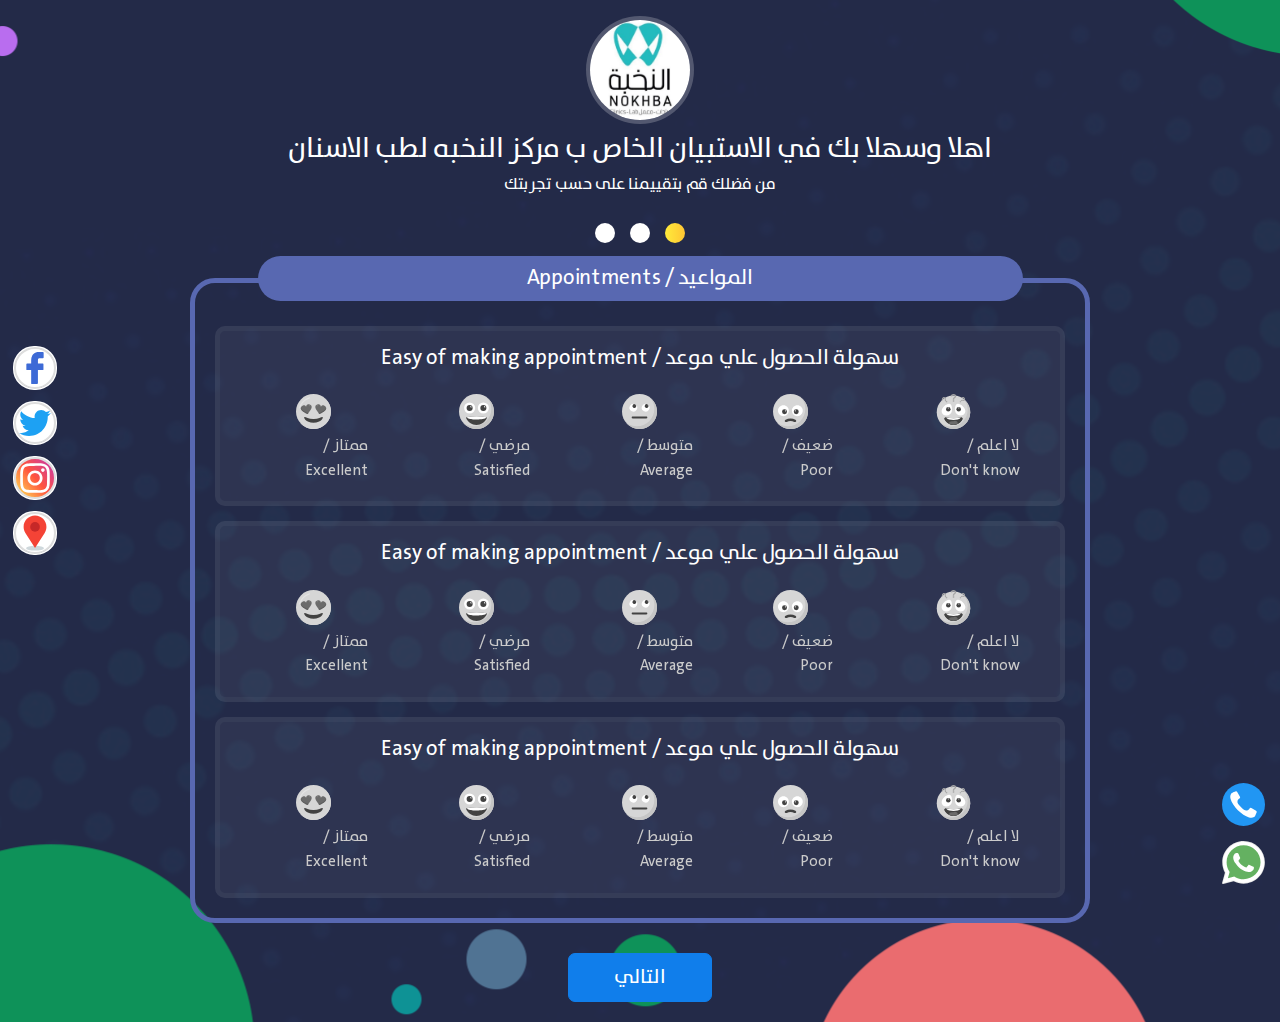
<file: index.html>
<!DOCTYPE html>
<html lang="ar">

<head>
   <meta charset="UTF-8">
   <meta name="viewport" content="width=device-width, initial-scale=1.0">
   <title>استبيان / questionnaire</title>
   <link rel="stylesheet" href="assets/css/bootstrap.min.css">
   <link rel="stylesheet" href="assets/css/style.css">
</head>

<body>
   <div class="wrapper">

      <div class="container">
         <div class="header">
            <img src="assets/img/logo.jpg" alt="">
            <h3>اهلا وسهلا بك في الاستبيان الخاص ب مركز النخبه لطب الاسنان</h3>
            <p>من فضلك قم بتقييمنا على حسب تجربتك</p>
         </div>


         <div class="step_progress">
            <span class="step bg-white rounded-pill active"></span>
            <span class="step bg-white rounded-pill"></span>
            <span class="step bg-white rounded-pill"></span>
         </div>
         <form class="multisteps_form position-relative" id="wizard" method="POST" action="">
            <!------------------------- Step-1 ----------------------------->
            <div class="multisteps_form_panel">
               <span class="question_number">المواعيد / Appointments</span>
               <div class="questions">
                  <h4 class="question_title">سهولة الحصول علي موعد / Easy of making appointment</h4>
                  <ul class="rating">
                     <li>
                        <input type="radio" name="emotion" id="dontnow" class="input-hidden" />
                        <label for="dontnow">
                           <img src="assets/img/1.svg" alt="">
                           <span><em>لا اعلم</em><b> / </b><em>Don't know</em></span>
                        </label>
                     </li>
                     <li>
                        <input type="radio" name="emotion" id="poor" class="input-hidden" />
                        <label for="poor">
                           <img src="assets/img/2.svg" alt="">
                           <span><em>ضعيف</em><b> / </b><em>Poor</em></span>
                        </label>
                     </li>
                     <li>
                        <input type="radio" name="emotion" id="average" class="input-hidden" />
                        <label for="average">
                           <img src="assets/img/3.svg" alt="">
                           <span><em>متوسط</em><b> / </b><em>Average</em></span>
                        </label>
                     </li>
                     <li>
                        <input type="radio" name="emotion" id="satisfied" class="input-hidden" />
                        <label for="satisfied">
                           <img src="assets/img/4.svg" alt="">
                           <span><em>مرضي</em><b> / </b><em>Satisfied</em></span>
                        </label>
                     </li>
                     <li>
                        <input type="radio" name="emotion" id="excellent" class="input-hidden" />
                        <label for="excellent">
                           <img src="assets/img/5.svg" alt="">
                           <span><em>ممتاز</em><b> / </b><em>Excellent</em></span>
                        </label>
                     </li>
                  </ul>
               </div>
               <div class="questions">
                  <h4 class="question_title">سهولة الحصول علي موعد / Easy of making appointment</h4>
                  <ul class="rating">
                     <li>
                        <input type="radio" name="emotion1" id="dontnow1" class="input-hidden" />
                        <label for="dontnow1">
                           <img src="assets/img/1.svg" alt="">
                           <span><em>لا اعلم</em><b> / </b><em>Don't know</em></span>
                        </label>
                     </li>
                     <li>
                        <input type="radio" name="emotion1" id="poor2" class="input-hidden" />
                        <label for="poor2">
                           <img src="assets/img/2.svg" alt="">
                           <span><em>ضعيف</em><b> / </b><em>Poor</em></span>
                        </label>
                     </li>
                     <li>
                        <input type="radio" name="emotion1" id="average3" class="input-hidden" />
                        <label for="average3">
                           <img src="assets/img/3.svg" alt="">
                           <span><em>متوسط</em><b> / </b><em>Average</em></span>
                        </label>
                     </li>
                     <li>
                        <input type="radio" name="emotion1" id="satisfied4" class="input-hidden" />
                        <label for="satisfied4">
                           <img src="assets/img/4.svg" alt="">
                           <span><em>مرضي</em><b> / </b><em>Satisfied</em></span>
                        </label>
                     </li>
                     <li>
                        <input type="radio" name="emotion1" id="excellent5" class="input-hidden" />
                        <label for="excellent5">
                           <img src="assets/img/5.svg" alt="">
                           <span><em>ممتاز</em><b> / </b><em>Excellent</em></span>
                        </label>
                     </li>
                  </ul>
               </div>
               <div class="questions">
                  <h4 class="question_title">سهولة الحصول علي موعد / Easy of making appointment</h4>
                  <ul class="rating">
                     <li>
                        <input type="radio" name="emotion2" id="dontnow6" class="input-hidden" />
                        <label for="dontnow6">
                           <img src="assets/img/1.svg" alt="">
                           <span><em>لا اعلم</em><b> / </b><em>Don't know</em></span>
                        </label>
                     </li>
                     <li>
                        <input type="radio" name="emotion2" id="poor7" class="input-hidden" />
                        <label for="poor7">
                           <img src="assets/img/2.svg" alt="">
                           <span><em>ضعيف</em><b> / </b><em>Poor</em></span>
                        </label>
                     </li>
                     <li>
                        <input type="radio" name="emotion2" id="average8" class="input-hidden" />
                        <label for="average8">
                           <img src="assets/img/3.svg" alt="">
                           <span><em>متوسط</em><b> / </b><em>Average</em></span>
                        </label>
                     </li>
                     <li>
                        <input type="radio" name="emotion2" id="satisfied9" class="input-hidden" />
                        <label for="satisfied9">
                           <img src="assets/img/4.svg" alt="">
                           <span><em>مرضي</em><b> / </b><em>Satisfied</em></span>
                        </label>
                     </li>
                     <li>
                        <input type="radio" name="emotion2" id="excellent11" class="input-hidden" />
                        <label for="excellent11">
                           <img src="assets/img/5.svg" alt="">
                           <span><em>ممتاز</em><b> / </b><em>Excellent</em></span>
                        </label>
                     </li>
                  </ul>
               </div>
            </div>
            <!------------------------- Step-2 ----------------------------->
            <div class="multisteps_form_panel">
               <span class="question_number">الإستقبال / Reception Area</span>
               <div class="questions">
                  <h4 class="question_title">سهولة الحصول علي موعد / Easy of making appointment</h4>
                  <ul class="rating">
                     <li>
                        <input type="radio" name="emotion3" id="dontnow12" class="input-hidden" />
                        <label for="dontnow12">
                           <img src="assets/img/1.svg" alt="">
                           <span><em>لا اعلم</em><b> / </b><em>Don't know</em></span>
                        </label>
                     </li>
                     <li>
                        <input type="radio" name="emotion3" id="poor13" class="input-hidden" />
                        <label for="poor13">
                           <img src="assets/img/2.svg" alt="">
                           <span><em>ضعيف</em><b> / </b><em>Poor</em></span>
                        </label>
                     </li>
                     <li>
                        <input type="radio" name="emotion3" id="average14" class="input-hidden" />
                        <label for="average14">
                           <img src="assets/img/3.svg" alt="">
                           <span><em>متوسط</em><b> / </b><em>Average</em></span>
                        </label>
                     </li>
                     <li>
                        <input type="radio" name="emotion3" id="satisfied15" class="input-hidden" />
                        <label for="satisfied15">
                           <img src="assets/img/4.svg" alt="">
                           <span><em>مرضي</em><b> / </b><em>Satisfied</em></span>
                        </label>
                     </li>
                     <li>
                        <input type="radio" name="emotion3" id="excellent16" class="input-hidden" />
                        <label for="excellent16">
                           <img src="assets/img/5.svg" alt="">
                           <span><em>ممتاز</em><b> / </b><em>Excellent</em></span>
                        </label>
                     </li>
                  </ul>
               </div>
               <div class="questions">
                  <h4 class="question_title">سهولة الحصول علي موعد / Easy of making appointment</h4>
                  <ul class="rating">
                     <li>
                        <input type="radio" name="emotion4" id="dontnow17" class="input-hidden" />
                        <label for="dontnow17">
                           <img src="assets/img/1.svg" alt="">
                           <span><em>لا اعلم</em><b> / </b><em>Don't know</em></span>
                        </label>
                     </li>
                     <li>
                        <input type="radio" name="emotion4" id="poor18" class="input-hidden" />
                        <label for="poor18">
                           <img src="assets/img/2.svg" alt="">
                           <span><em>ضعيف</em><b> / </b><em>Poor</em></span>
                        </label>
                     </li>
                     <li>
                        <input type="radio" name="emotion4" id="average19" class="input-hidden" />
                        <label for="average19">
                           <img src="assets/img/3.svg" alt="">
                           <span><em>متوسط</em><b> / </b><em>Average</em></span>
                        </label>
                     </li>
                     <li>
                        <input type="radio" name="emotion4" id="satisfied20" class="input-hidden" />
                        <label for="satisfied20">
                           <img src="assets/img/4.svg" alt="">
                           <span><em>مرضي</em><b> / </b><em>Satisfied</em></span>
                        </label>
                     </li>
                     <li>
                        <input type="radio" name="emotion4" id="excellent21" class="input-hidden" />
                        <label for="excellent21">
                           <img src="assets/img/5.svg" alt="">
                           <span><em>ممتاز</em><b> / </b><em>Excellent</em></span>
                        </label>
                     </li>
                  </ul>
               </div>
            </div>
            <!------------------------- Step-3 ----------------------------->
            <div class="multisteps_form_panel">
               <span class="question_number">المواعيد / Appointments</span>
               <div class="questions">
                  <h4 class="question_title">سهولة الحصول علي موعد / Easy of making appointment</h4>
                  <ul class="rating">
                     <li>
                        <input type="radio" name="emotion5" id="dontnow22" class="input-hidden" />
                        <label for="dontnow22">
                           <img src="assets/img/1.svg" alt="">
                           <span><em>لا اعلم</em><b> / </b><em>Don't know</em></span>
                        </label>
                     </li>
                     <li>
                        <input type="radio" name="emotion5" id="poor23" class="input-hidden" />
                        <label for="poor23">
                           <img src="assets/img/2.svg" alt="">
                           <span><em>ضعيف</em><b> / </b><em>Poor</em></span>
                        </label>
                     </li>
                     <li>
                        <input type="radio" name="emotion5" id="average24" class="input-hidden" />
                        <label for="average24">
                           <img src="assets/img/3.svg" alt="">
                           <span><em>متوسط</em><b> / </b><em>Average</em></span>
                        </label>
                     </li>
                     <li>
                        <input type="radio" name="emotion5" id="satisfied25" class="input-hidden" />
                        <label for="satisfied25">
                           <img src="assets/img/4.svg" alt="">
                           <span><em>مرضي</em><b> / </b><em>Satisfied</em></span>
                        </label>
                     </li>
                     <li>
                        <input type="radio" name="emotion5" id="excellent26" class="input-hidden" />
                        <label for="excellent26">
                           <img src="assets/img/5.svg" alt="">
                           <span><em>ممتاز</em><b> / </b><em>Excellent</em></span>
                        </label>
                     </li>
                  </ul>
               </div>
               <div class="questions">
                  <h4 class="question_title">سهولة الحصول علي موعد / Easy of making appointment</h4>
                  <ul class="rating">
                     <li>
                        <input type="radio" name="emotion6" id="dontnow27" class="input-hidden" />
                        <label for="dontnow27">
                           <img src="assets/img/1.svg" alt="">
                           <span><em>لا اعلم</em><b> / </b><em>Don't know</em></span>
                        </label>
                     </li>
                     <li>
                        <input type="radio" name="emotion6" id="poor28" class="input-hidden" />
                        <label for="poor28">
                           <img src="assets/img/2.svg" alt="">
                           <span><em>ضعيف</em><b> / </b><em>Poor</em></span>
                        </label>
                     </li>
                     <li>
                        <input type="radio" name="emotion6" id="average29" class="input-hidden" />
                        <label for="average29">
                           <img src="assets/img/3.svg" alt="">
                           <span><em>متوسط</em><b> / </b><em>Average</em></span>
                        </label>
                     </li>
                     <li>
                        <input type="radio" name="emotion6" id="satisfied30" class="input-hidden" />
                        <label for="satisfied30">
                           <img src="assets/img/4.svg" alt="">
                           <span><em>مرضي</em><b> / </b><em>Satisfied</em></span>
                        </label>
                     </li>
                     <li>
                        <input type="radio" name="emotion6" id="excellent31" class="input-hidden" />
                        <label for="excellent31">
                           <img src="assets/img/5.svg" alt="">
                           <span><em>ممتاز</em><b> / </b><em>Excellent</em></span>
                        </label>
                     </li>
                  </ul>
               </div>
               <div class="questions">
                  <h4 class="question_title">سهولة الحصول علي موعد / Easy of making appointment</h4>
                  <ul class="rating">
                     <li>
                        <input type="radio" name="emotion32" id="dontnow32" class="input-hidden" />
                        <label for="dontnow32">
                           <img src="assets/img/1.svg" alt="">
                           <span><em>لا اعلم</em><b> / </b><em>Don't know</em></span>
                        </label>
                     </li>
                     <li>
                        <input type="radio" name="emotion7" id="poor33" class="input-hidden" />
                        <label for="poor33">
                           <img src="assets/img/2.svg" alt="">
                           <span><em>ضعيف</em><b> / </b><em>Poor</em></span>
                        </label>
                     </li>
                     <li>
                        <input type="radio" name="emotion7" id="average34" class="input-hidden" />
                        <label for="average34">
                           <img src="assets/img/3.svg" alt="">
                           <span><em>متوسط</em><b> / </b><em>Average</em></span>
                        </label>
                     </li>
                     <li>
                        <input type="radio" name="emotion7" id="satisfied35" class="input-hidden" />
                        <label for="satisfied35">
                           <img src="assets/img/4.svg" alt="">
                           <span><em>مرضي</em><b> / </b><em>Satisfied</em></span>
                        </label>
                     </li>
                     <li>
                        <input type="radio" name="emotion7" id="excellent36" class="input-hidden" />
                        <label for="excellent36">
                           <img src="assets/img/5.svg" alt="">
                           <span><em>ممتاز</em><b> / </b><em>Excellent</em></span>
                        </label>
                     </li>
                  </ul>
               </div>
            </div>
            <!---------- Form Button ---------->
            <div class="form_btn">
               <button type="button" class="f_btn f_prev text-uppercase" id="prevBtn" onclick="nextPrev(-1)">
                  السابق</button>
               <button type="button" class="f_btn text-uppercase" id="nextBtn" onclick="nextPrev(1)">
                  التالي</button>
            </div>
         </form>
      </div>



      <div class="flex-sm">
         <ul class="call-whatsapp">
            <li>
               <a href="tel:0163697763">
                  <img src="assets/img/call.svg" alt="">
               </a>
               <a href="https://wa.me/966561757491">
                  <img src="assets/img/whatsapp.svg" alt="">
               </a>
            </li>
         </ul>
         <ul class="social-header">
            <li>
               <a href="#" target="_blank">
                  <img src="assets/img/facebook.svg" alt="">
               </a>
               <a href="#" target="_blank">
                  <img src="assets/img/twitter.svg" alt="">
               </a>
               <a href="https://www.instagram.com/nokhba_clinicss/" target="_blank">
                  <img src="assets/img/instagram.svg" alt="">
               </a>
               <a href="https://goo.gl/maps/1XPko6kQhbFuDLSb6" target="_blank">
                  <img src="assets/img/map.svg" alt="">
               </a>
            </li>
         </ul>
      </div>
   </div>

   <!-- jQuery-js include -->
   <script src="assets/js/jquery-3.6.0.min.js"></script>
   <script src="assets/js/bootstrap.min.js"></script>
   <script src="assets/js/script.js"></script>
</body>

</html>
</file>
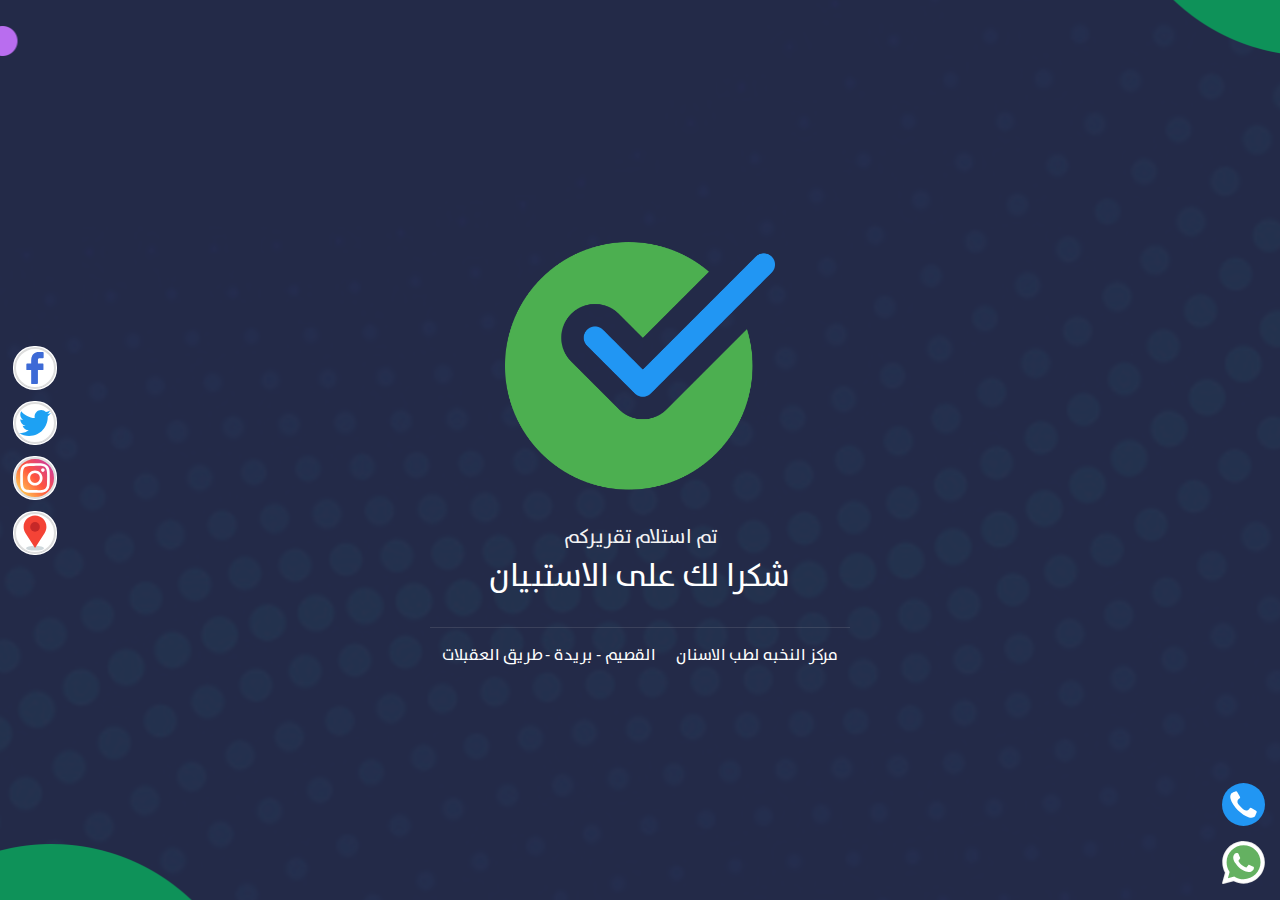
<file: thankyou.html>
<!DOCTYPE html>
<html lang="ar">

<head>
  <meta charset="UTF-8">
  <meta name="viewport" content="width=device-width, initial-scale=1.0">
  <title>استبيان / questionnaire</title>
  <link rel="stylesheet" href="assets/css/bootstrap.min.css">
  <link rel="stylesheet" href="assets/css/animate.min.css">
  <link rel="stylesheet" href="assets/css/style.css">
</head>

<body>
  <div class="wrapper wrapper-flex">
    <div class="container">
      <div class="row text-center">
        <div class="check_mark_img">
          <img src="assets/img/checkmark.png" alt="image_not_found">
        </div>
        <div class="sub_title">
          <span>تم استلام تقريركم</span>
        </div>
        <div class="title pt-1">
          <h3>شكرا لك على الاستبيان</h3>
        </div>
        <div class="com-name">
          <p>مركز النخبه لطب الاسنان</p>
          <p>القصيم - بريدة - طريق العقبلات</p>
        </div>
      </div>
    </div>


    <div class="flex-sm">
      <ul class="call-whatsapp">
        <li>
          <a href="tel:0163697763">
            <img src="assets/img/call.svg" alt="">
          </a>
          <a href="https://wa.me/966561757491">
            <img src="assets/img/whatsapp.svg" alt="">
          </a>
        </li>
      </ul>
      <ul class="social-header">
        <li>
          <a href="#" target="_blank">
            <img src="assets/img/facebook.svg" alt="">
          </a>
          <a href="#" target="_blank">
            <img src="assets/img/twitter.svg" alt="">
          </a>
          <a href="https://www.instagram.com/nokhba_clinicss/" target="_blank">
            <img src="assets/img/instagram.svg" alt="">
          </a>
          <a href="https://goo.gl/maps/1XPko6kQhbFuDLSb6" target="_blank">
            <img src="assets/img/map.svg" alt="">
          </a>
        </li>
      </ul>
    </div>

  </div>

  <!-- jQuery-js include -->
  <script src="assets/js/jquery-3.6.0.min.js"></script>
  <script src="assets/js/bootstrap.min.js"></script>
  <script src="assets/js/script.js"></script>
</body>

</html>
</file>
<file: assets/css/style.css>
@font-face {
  font-family: 'Bahij_Plain';
  src: url(../fonts/Bahij_Plain.ttf);
}

.wrapper {
  width: 100%;
  min-height: 100vh;
  margin: 0 auto;
  overflow: hidden;
  padding: 20px;
  background-image: url(../img/bg.png);
  background-repeat: no-repeat;
  background-position: center center;
  background-color: #252c4a;
  background-attachment: fixed;
}

.step {
  width: 20px;
  height: 20px;
  padding: 0;
}

.step.active {
  background: #ffc533 !important;
  background: linear-gradient(to left, #ffc533, #ffeb3b) !important;
}

.step.finish {
  background: #0e9259 !important;
  background: linear-gradient(to left, #0e9259, #4caf50) !important;
}

.multisteps_form_panel {
  display: none;
  /* background: #fff; */
  border-radius: 25px;
  width: max-content;
  margin: 0 auto;
  padding: 20px;
  border: 5px solid #5868b1;
}

.question_number {
  display: flex;
  justify-content: center;
  width: 90%;
  margin: 0 auto;
  font-size: 21px;
  color: #ffffff;
  margin-top: -47px;
  background: #5868b1;
  padding: 5px 30px;
  border-radius: 50px;
  margin-bottom: 25px;
  text-transform: capitalize;
}

.question_number em {
  font-style: normal;
  letter-spacing: 4px;
}

span {
  color: #5868b1;
  font-size: 1.25rem;
  padding-bottom: 1rem;
  -webkit-transition: 0.8s cubic-bezier(0.25, 1, 0.5, 1);
  transition: 0.8s cubic-bezier(0.25, 1, 0.5, 1);
}

h1 {
  color: #000a38;
  font-size: 4.204375rem;
}

.f_btn {
  color: #ffffff;
  font-size: 20px;
  padding: 7px 45px;
  outline: none;
  background-color: #107eeb;
  -webkit-transition: 0.8s cubic-bezier(0.25, 1, 0.5, 1);
  transition: 0.8s cubic-bezier(0.25, 1, 0.5, 1);
  border-radius: 7px;
  border: 1px solid #107eeb;
}

.f_btn:hover {
  background-color: #214466;
  border: 1px solid #214466;
}

.f_prev {
  background-color: #214466;
  border: 1px solid #214466;
}

.f_prev:hover {
  background-color: #107eeb;
  border: 1px solid #107eeb;
}

body {
  color: #000000;
  font-size: 16px;
  font-weight: 400;
  line-height: 1.65;
  font-style: normal;
  font-display: swap;
  font-family: 'Bahij_Plain', sans-serif;
  background-color: #ffffff;
  direction: rtl;
}

a,
button,
input {
  cursor: pointer;
  text-decoration: none;
}

a:hover,
button:hover,
input:hover {
  text-decoration: none;
}

a:focus,
button:focus,
input:focus {
  outline: none;
}

ul>li {
  list-style: none;
}

h1,
h2,
h3,
h4,
h5,
h6 {
  font-weight: 700;
}

img {
  max-width: 100%;
  height: auto;
}

.animate_50ms {
  -webkit-animation-delay: 50ms;
  animation-delay: 50ms;
}

.animate_100ms {
  -webkit-animation-delay: 100ms;
  animation-delay: 100ms;
}

.animate_150ms {
  -webkit-animation-delay: 150ms;
  animation-delay: 150ms;
}

.animate_200ms {
  -webkit-animation-delay: 200ms;
  animation-delay: 200ms;
}

.animate_250ms {
  -webkit-animation-delay: 250ms;
  animation-delay: 250ms;
}


/* abdo */
.rating {
  padding: 0;
  display: flex;
  align-items: center;
  justify-content: center;
  gap: 35px;
  margin: 0;
}

.rating li .input-hidden {
  display: none;
}

.rating li input[type=radio]+label>img {
  width: 35px;
  height: 35px;
  transition: 500ms all;
  filter: grayscale(1);
}

.rating li input[type=radio]:checked+label {
  filter: unset;
  background: #ffffff24;
}

.rating li input[type=radio]:checked+label>img {
  filter: unset;
}

.rating li label {
  display: flex;
  flex-direction: column;
  justify-content: center;
  align-items: center;
  gap: 5px;
  cursor: pointer;
  filter: grayscale(1);
  border-radius: 5px;
  padding: 5px 10px;
  padding-bottom: 3px;
}

.rating li label span {
  padding: 0;
  font-size: 15px;
  color: #cbcbcb;
}

.rating li label span em {
  font-style: normal;
  white-space: nowrap;
}

.rating li label span b {
  font-weight: normal;
}

.rating li input[type=radio]:checked+label>span {
  color: #fff;
}

.question_title {
  font-weight: normal;
  margin-bottom: 18px;
  text-align: center;
  font-size: 21px;
  color: #ffffff;
}

.form_btn {
  display: flex;
  justify-content: center;
  margin-top: 30px;
  gap: 20px;
}

.questions {
  background: #ffffff0d;
  border-radius: 10px;
  padding: 15px 30px;
  width: 850px;
  margin: 0 auto;
  margin-bottom: 15px;
  border: 5px solid #ffffff0a;
}

.questions:last-child {
  margin-bottom: 0;
}

.step_progress {
  display: flex;
  gap: 15px;
  margin-bottom: 35px;
  justify-content: center;
}

.com-name {
  border-top: 1px solid #dddddd21;
  padding-top: 15px;
  color: #fff;
  display: flex;
  gap: 20px;
  justify-content: space-between;
  width: max-content;
  margin: 0 auto;
  margin-top: 30px;
}

.com-name p {
  margin: 0;
}

ul.social-header {
  position: fixed;
  top: 0;
  left: 15px;
  z-index: 6;
  padding: 0;
  list-style: none;
  display: flex;
  flex-direction: column;
  height: 100%;
  justify-content: center
}

ul.social-header li {
  display: flex;
  flex-direction: column;
  gap: 15px;
}

ul.social-header li a {
  display: inline-block;
  background-color: #fff;
  width: 40px;
  height: 40px;
  line-height: 36px;
  text-align: center;
  position: relative;
  overflow: hidden;
  border-radius: 50%;
  outline: auto #ddd;
}

.call-whatsapp {
  position: fixed;
  bottom: 0;
  right: 15px;
  z-index: 6;
  padding: 0;
  list-style: none;
}

.call-whatsapp li {
  display: flex;
  flex-direction: column;
  gap: 15px;
}

.call-whatsapp li a {
  display: inline-block;
  width: 43px;
  height: 43px;
  line-height: 36px;
  text-align: center;
  position: relative;
  border-radius: 50%;
}

.header {
  text-align: center;
}

.header img {
  height: 100px;
  border-radius: 50%;
  width: 100px;
  margin-bottom: 13px;
  box-shadow: rgb(255 255 255 / 22%) 0px 0px 0px 4px;
}

.header h3 {
  color: #fff;
  margin-bottom: 5px;
  font-weight: normal;
}

.header p {
  color: #fff;
  margin-bottom: 25px;
}

.check_mark_img img {
  width: 270px;
  height: auto;
  margin-bottom: 20px;
}

.sub_title span {
  color: #f3f3f3;
  font-size: 1.25rem;
}

.title h3 {
  color: #ffffff;
  font-size: 32px;
  font-weight: normal;
  margin: 0;
}

.title h1 {
  width: 50%;
  height: auto;
  top: 180px;
  left: 380px;
  font-size: 4.375rem;
  font-weight: 700;
}

.wrapper-flex {
  align-items: center;
  display: flex;
}

/* ================================================== */
@media (max-width: 1199.98px) {
  .header h3 {
    font-size: 25px;
  }

  .header p {
    margin-bottom: 15px;
  }

  .step_progress {
    gap: 10px;
  }

  .step {
    width: 16px;
    height: 16px;
  }

  .question_number {
    font-size: 19px;
    margin-top: -43px;
    padding: 4px 30px;
    margin-bottom: 15px;
  }

  ul.social-header li a,
  .call-whatsapp li a {
    width: 35px;
    height: 35px;
    line-height: 34px;
  }

  .question_title {
    font-size: 19px;
    margin-bottom: 15px;
  }

  .questions {
    padding: 10px;
    width: 810px;
    border: 4px solid #ffffff0a;
  }

  .rating li input[type=radio]+label>img {
    width: 32px;
    height: 32px;
  }

  .multisteps_form_panel {
    border-radius: 15px;
    padding: 20px 10px 10px;
    border: 4px solid #5868b1;
  }

  .f_btn {
    font-size: 19px;
    padding: 4px 25px;
  }

  .form_btn {
    margin-top: 25px;
    gap: 15px;
  }
}

@media (max-width: 991px) {
  .container {
    max-width: 100%;
  }

  .header img {
    height: 85px;
    width: 85px;
    margin-bottom: 10px;
  }

  .wrapper {
    padding: 15px;
  }

  .header h3 {
    font-size: 21px;
  }

  .header p {
    margin-bottom: 10px;
  }

  .rating {
    gap: 10px;
  }

  .questions {
    width: auto;
    border: 3px solid #ffffff0a;
    margin-bottom: 10px;
  }

  .multisteps_form_panel {
    width: 100%;
  }

  ul.social-header li a {
    width: 32px;
    height: 32px;
    line-height: 32px;
  }

  .question_title {
    font-size: 18px;
    margin-bottom: 12px;
  }

  .f_btn {
    font-size: 18px;
    padding: 3px 25px;
  }

  .form_btn {
    margin-top: 20px;
  }

  .rating li label span {
    text-align: center;
    line-height: 20px;
  }

  .rating li label span b {
    display: none;
  }

  .rating li label span em {
    display: block;
  }

  .rating li {
    width: 100%;
  }

  .check_mark_img img {
    width: 150px;
  }

  .title h3 {
    font-size: 25px;
  }

  .com-name {
    margin-top: 20px;
  }

}

@media (max-width: 767px) {
  .header h3 {
    font-size: 19px;
    margin-bottom: 3px;
  }

  .header p {
    margin-bottom: 7px;
    font-size: 15px;
  }

  .step {
    width: 13px;
    height: 13px;
  }

  .question_number {
    font-size: 18px;
    margin-top: -39px;
    padding: 2px 30px;
  }

  .step_progress {
    gap: 7px;
    margin-bottom: 30px;
  }

  .question_title {
    font-size: 17px;
    margin-bottom: 10px;
  }

  .multisteps_form_panel {
    border: 3px solid #5868b1;
    width: 100%;
  }

  .questions {
    width: auto;
    border: 3px solid #ffffff0a;
  }

  .header img {
    height: 75px;
    width: 75px;
    box-shadow: rgb(255 255 255 / 22%) 0px 0px 0px 3px;
  }

  ul.social-header {
    position: absolute;
    top: 10px;
    left: 10px;
    justify-content: flex-start;
  }

  ul.social-header li a {
    width: 26px;
    height: 26px;
    line-height: 26px;
    outline: unset;
    box-shadow: 0 0 0 2px #fff;
  }

  ul.social-header li {
    gap: 11px;
  }

  .call-whatsapp li {
    gap: 10px;
  }

  .call-whatsapp li a {
    width: 32px;
    height: 32px;
    line-height: 32px;
  }

  .check_mark_img img {
    width: 130px;
    margin-bottom: 10px;
  }

  .sub_title span {
    font-size: 18px;
    margin-bottom: 3px;
    display: block;
    padding: 0;
  }

  .title h3 {
    font-size: 22px;
  }

  .com-name {
    margin-top: 15px;
    padding-top: 10px;
  }
}

@media (max-width: 575px) {
  .call-whatsapp {
    position: relative;
    top: 0;
    right: 0;
    margin: 0;
  }

  .call-whatsapp li {
    flex-direction: row;
    gap: 10px;
  }

  ul.social-header {
    position: relative;
    top: 0;
    left: 0;
    justify-content: end;
    align-items: center;
    flex-direction: row;
    margin: 0;
    width: max-content;
  }

  ul.social-header li {
    flex-direction: row;
    gap: 12px;
  }

  .flex-sm {
    margin-top: 25px;
    margin-bottom: 10px;
    display: flex;
    align-items: center;
    justify-content: center;
    padding: 0 15px;
    gap: 10px;
    flex-direction: row-reverse;
  }

  .rating li label span {
    font-size: 15px;
    line-height: 18px;
  }

  .rating li input[type=radio]+label>img {
    width: 28px;
    height: 28px;
  }

  .question_number {
    font-size: 17px;
    padding: 2px 20px;
    margin-top: -38px;
  }

  .header h3 {
    font-size: 18px;
  }

  .question_title {
    font-size: 16px;
    line-height: 24px;
  }

  .f_btn {
    font-size: 17px;
    padding: 2px 20px;
  }

  .form_btn {
    margin-top: 15px;
  }

  .wrapper {
    padding: 15px 0 10px;
  }

  .call-whatsapp li a {
    width: 30px;
    height: 30px;
    line-height: 30px;
  }

  .wrapper-flex {
    flex-direction: column;
    justify-content: center;
  }

  .check_mark_img img {
    width: 100px;
  }

  .sub_title span {
    font-size: 17px;
  }

  .title h3 {
    font-size: 19px;
  }

  .com-name p {
    font-size: 15px;
  }
}

@media (max-width: 450px) {
  .header h3 {
    font-size: 16px;
    line-height: 24px;
  }

  .header p {
    margin-bottom: 5px;
    font-size: 14px;
  }

  .question_number {
    font-size: 16px;
    padding: 1px 20px;
    margin-top: -36px;
  }

  .step_progress {
    gap: 6px;
    margin-bottom: 25px;
  }

  .rating {
    gap: 2px;
    flex-direction: column;
  }

  .rating li label span b {
    display: inline-block;
  }

  .rating li label span em {
    display: inline-block;
  }

  .rating li label span {
    display: flex;
    gap: 5px;
  }

  .rating li label {
    flex-direction: row;
    justify-content: flex-start;
    gap: 7px;
    padding-bottom: 5px;
  }

  .call-whatsapp li a {
    width: 28px;
    height: 28px;
    line-height: 28px;
  }

  ul.social-header li a {
    width: 25px;
    height: 25px;
    line-height: 25px;
  }

  .f_btn {
    font-size: 16px;
    padding: 2px 15px;
  }

  .header img {
    height: 65px;
    width: 65px;
  }

  .question_title {
    text-align: right;
  }

  .com-name {
    flex-direction: column;
    gap: 0;
  }

  .check_mark_img img {
    width: 85px;
  }
}
</file>
